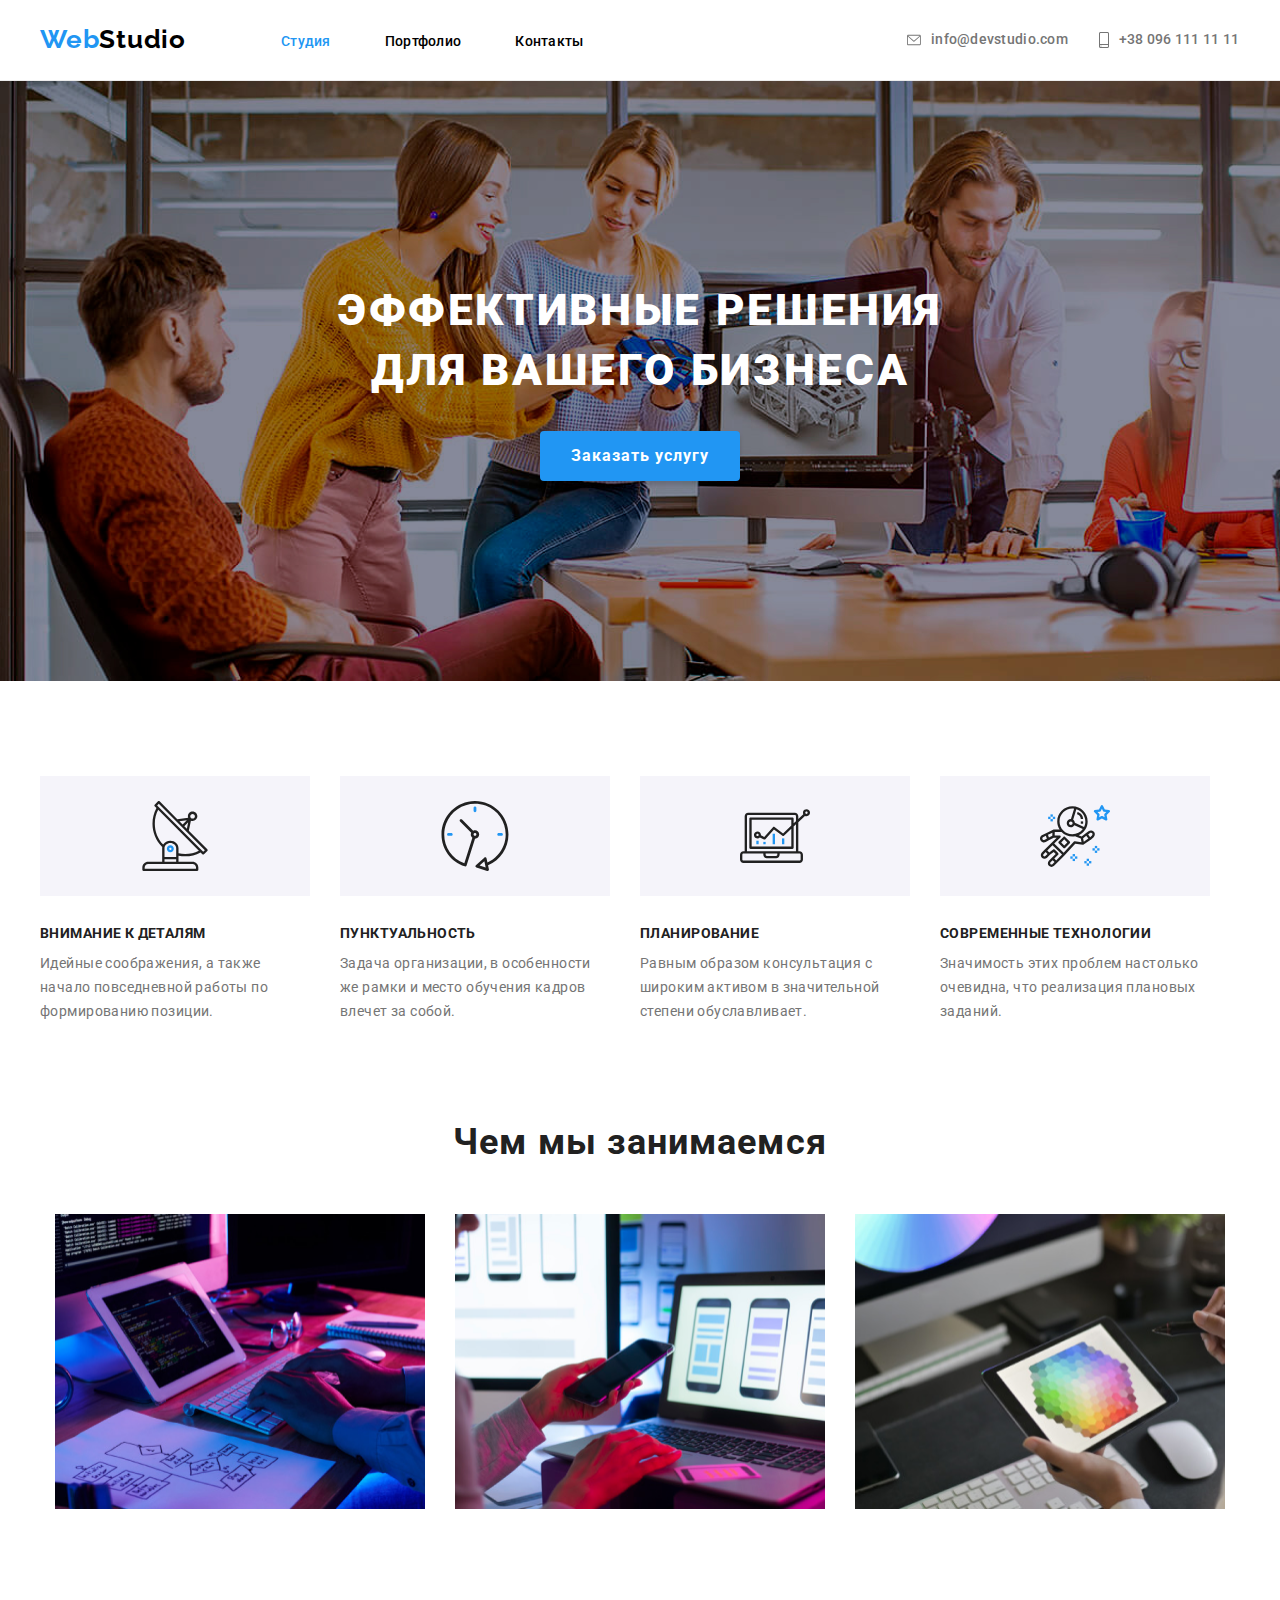
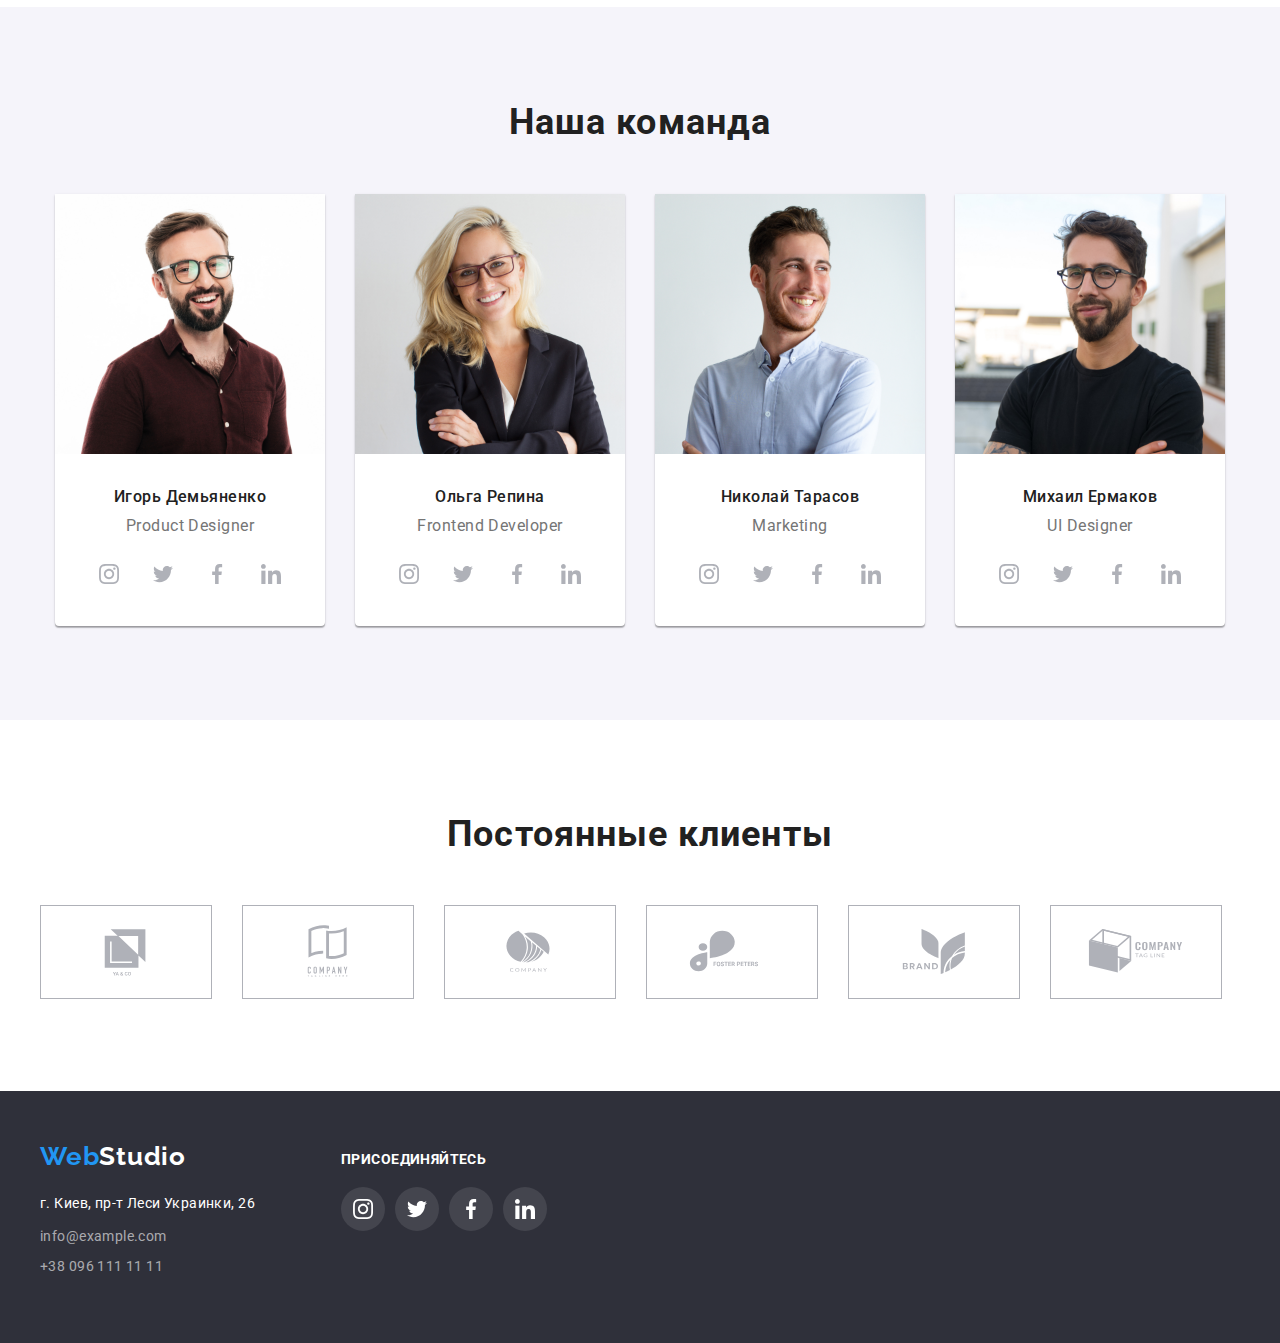
<file: index.html>
<!DOCTYPE html>
<html lang="ru">
  <head>
    <meta charset="UTF-8" />
    <meta http-equiv="X-UA-Compatible" content="IE=edge" />
    <meta name="viewport" content="width=device-width, initial-scale=1.0" />
    <link rel="stylesheet" href="css/styles.css" />
    <link
      rel="stylesheet"
      href="https://cdnjs.cloudflare.com/ajax/libs/modern-normalize/1.1.0/modern-normalize.min.css"
      integrity="sha512-wpPYUAdjBVSE4KJnH1VR1HeZfpl1ub8YT/NKx4PuQ5NmX2tKuGu6U/JRp5y+Y8XG2tV+wKQpNHVUX03MfMFn9Q=="
      crossorigin="anonymous"
      referrerpolicy="no-referrer"
    />
    <link rel="stylesheet" href="./css/styles.css" />
    <link rel="preconnect" href="https://fonts.googleapis.com" />
    <link rel="preconnect" href="https://fonts.gstatic.com" crossorigin />
    <link
      href="https://fonts.googleapis.com/css2?family=Montserrat:wght@400;700&family=Raleway:wght@700&family=Roboto:wght@400;500;700;900&display=swap"
      rel="stylesheet"
    />
    <title lang="en">WebStudio</title>
    <link
      rel="stylesheet"
      href="https://cdnjs.cloudflare.com/ajax/libs/modern-normalize/1.1.0/modern-normalize.min.css"
      integrity="sha512-wpPYUAdjBVSE4KJnH1VR1HeZfpl1ub8YT/NKx4PuQ5NmX2tKuGu6U/JRp5y+Y8XG2tV+wKQpNHVUX03MfMFn9Q=="
      crossorigin="anonymous"
      referrerpolicy="no-referrer"
    />
  </head>
  <body>
    <!-- Header -->
    <header class="header">
      <div class="container-head container">
        <nav class="nav">
          <a lang="en" class="logo" href="./index.html"
            ><span class="logo-styles">Web</span>Studio</a
          >
          <ul class="nav-menu">
            <li class="nav-link current"><a href="./index.html">Студия</a></li>
            <li class="nav-link"><a href="./portfolio.html">Портфолио</a></li>
            <li class="nav-link"><a href="">Контакты</a></li>
          </ul>
        </nav>
        <ul class="contacts">
          <li class="contact-link">
            <a lang="en" class="mail-styles" href="mailto:info@devstudio.com"
              ><svg class="mail-icon" width="16" height="12" ;>
                <use href="./images/symbol-defs.svg#icon-envelope"></use>
              </svg>
              info@devstudio.com</a
            >
          </li>
          <li class="contact-link">
            <a class="tel-styles" href="tel:+380961111111"
              ><svg class="tel-icon" width="10" height="16" ;>
                <use href="./images/symbol-defs.svg#icon-smartphone"></use></svg
              >+38 096 111 11 11</a
            >
          </li>
        </ul>
      </div>
    </header>
    <!-- Main -->
    <main class="main">
      <div class="main-container">
        <!-- Hero -->
        <section class="hero">
          <h1 class="hero-title">
            Эффективные решения <br />
            для вашего бизнеса
          </h1>
          <button class="btn hero-button" type="button">Заказать услугу</button>
        </section>
        <!-- Peculiarities -->
        <section class="peculiarities">
          <div class="peculiarities-container">
            <ul class="peculiarities-list">
              <li class="peculiarities-item">
                <div class="peculiarities-box-icon"><svg width="70" height="70" class="peculiarities-icon antenna-icon"><use href="./images/symbol-defs.svg#icon-antenna"></use></svg></div>
                <h3 class="peculiarities-title">Внимание к деталям</h3>
                <p class="peculiarities-text">
                  Идейные соображения, а также начало повседневной работы по
                  формированию позиции.
                </p>
              </li>
              <li class="peculiarities-item">
                <div class="peculiarities-box-icon"><svg width="70" height="70"  class="peculiarities-icon clock-icon"><use href="./images/symbol-defs.svg#icon-clock"></use></svg></div>
                <h3 class="peculiarities-title">Пунктуальность</h3>
                <p class="peculiarities-text">
                  Задача организации, в особенности же рамки и место обучения
                  кадров влечет за собой.
                </p>
              </li>
              <li class="peculiarities-item">
                <div class="peculiarities-box-icon"><svg width="70" height="70"  class="peculiarities-icon diagram-icon"><use href="./images/symbol-defs.svg#icon-diagram"></use></svg></div>
                <h3 class="peculiarities-title">Планирование</h3>
                <p class="peculiarities-text">
                  Равным образом консультация с широким активом в значительной
                  степени обуславливает.
                </p>
              </li>
              <li class="peculiarities-item">
                <div class="peculiarities-box-icon"><svg width="70" height="70"  class="peculiarities-icon astronaut-icon"><use href="./images/symbol-defs.svg#icon-astronaut"></use></svg></div>
                <h3 class="peculiarities-title">Современные технологии</h3>
                <p class="peculiarities-text">
                  Значимость этих проблем настолько очевидна, что реализация
                  плановых заданий.
                </p>
              </li>
            </ul>
          </div>
        </section>
        <!-- About us -->
        <div class="about">
          <h2 class="about-title">Чем мы занимаемся</h2>
          <ul class="about-list">
            <li class="about-item">
              <img
                src="./images/box1.png"
                alt="Веб разработка"
                width="370px"
                height="295px"
              />
            </li>
            <li class="about-item">
              <img
                src="./images/box2.png"
                alt="Мобильный дизайн"
                width="370px"
                height="295px"
              />
            </li>
            <li class="about-item">
              <img
                src="./images/box3.png"
                alt="Графический дизайн"
                width="370px"
                height="295px"
              />
            </li>
          </ul>
        </div>
        <!-- Our team -->
        <section class="our-team">
          <div class="container">
            <h2 class="our-team-title">Наша команда</h2>
            <ul class="team-list">
              <li class="team-card">
                <img
                  src="./images/img.jpg"
                  alt="Игорь Демьяненко"
                  width="270px"
                  height="260px"
                />
                <h3 class="card-title">Игорь Демьяненко</h3>
                <p class="card-text" lang="en">Product Designer</p>
                <ul class="card-soc-list">
                  <li class="card-soc-item">
                    <a class="card-soc-link" href=""
                      ><svg class="card-icon" width="20" height="20" ;>
                        <use
                          href="./images/symbol-defs.svg#icon-instagram"
                        ></use></svg
                    ></a>
                    
                  </li>
                  <li class="card-soc-item">
                      <a class="card-soc-link" href=""
                        ><svg class="card-icon" width="20" height="20" ;>
                          <use
                            href="./images/symbol-defs.svg#icon-twitter"
                          ></use></svg></a
                    ></a>
                  </li>
                  <li class="card-soc-item">
                      <a class="card-soc-link" href=""
                        ><svg class="card-icon" width="20" height="20" ;>
                          <use
                            href="./images/symbol-defs.svg#icon-facebook"
                          ></use></svg></a
                    ></a>
                  </li>
                  <li class="card-soc-item">
                      <a class="card-soc-link" href=""
                        ><svg class="card-icon" width="20" height="20" ;>
                          <use
                            href="./images/symbol-defs.svg#icon-linkedin"
                          ></use></svg></a
                    ></a>
                  </li>
                </ul>
              </li>
              <li class="team-card">
                <img
                  src="./images/img11.jpg"
                  alt="Ольга Репина"
                  width="270px"
                  height="260px"
                />
                <h3 class="card-title">Ольга Репина</h3>
                <p class="card-text" lang="en">Frontend Developer</p>
                <ul class="card-soc-list">
                  <li class="card-soc-item">
                    <a class="card-soc-link" href=""
                      ><svg class="card-icon" width="20" height="20" ;>
                        <use
                          href="./images/symbol-defs.svg#icon-instagram"
                        ></use></svg
                    ></a>
                    
                  </li>
                  <li class="card-soc-item">
                      <a class="card-soc-link" href=""
                        ><svg class="card-icon" width="20" height="20" ;>
                          <use
                            href="./images/symbol-defs.svg#icon-twitter"
                          ></use></svg></a
                    ></a>
                  </li>
                  <li class="card-soc-item">
                      <a class="card-soc-link" href=""
                        ><svg class="card-icon" width="20" height="20" ;>
                          <use
                            href="./images/symbol-defs.svg#icon-facebook"
                          ></use></svg></a
                    ></a>
                  </li>
                  <li class="card-soc-item">
                      <a class="card-soc-link" href=""
                        ><svg class="card-icon" width="20" height="20" ;>
                          <use
                            href="./images/symbol-defs.svg#icon-linkedin"
                          ></use></svg></a
                    ></a>
                  </li>
                </ul>
              </li>
              <li class="team-card">
                <img
                  src="./images/img22.jpg"
                  alt="Николай Тарасов"
                  width="270px"
                  height="260px"
                />
                <h3 class="card-title">Николай Тарасов</h3>
                <p class="card-text" lang="en">Marketing</p>
                <ul class="card-soc-list">
                  <li class="card-soc-item">
                    <a class="card-soc-link" href=""
                      ><svg class="card-icon" width="20" height="20" ;>
                        <use
                          href="./images/symbol-defs.svg#icon-instagram"
                        ></use></svg
                    ></a>
                    
                  </li>
                  <li class="card-soc-item">
                      <a class="card-soc-link" href=""
                        ><svg class="card-icon" width="20" height="20" ;>
                          <use
                            href="./images/symbol-defs.svg#icon-twitter"
                          ></use></svg></a
                    ></a>
                  </li>
                  <li class="card-soc-item">
                      <a class="card-soc-link" href=""
                        ><svg class="card-icon" width="20" height="20" ;>
                          <use
                            href="./images/symbol-defs.svg#icon-facebook"
                          ></use></svg></a
                    ></a>
                  </li>
                  <li class="card-soc-item">
                      <a class="card-soc-link" href=""
                        ><svg class="card-icon" width="20" height="20" ;>
                          <use
                            href="./images/symbol-defs.svg#icon-linkedin"
                          ></use></svg></a
                    ></a>
                  </li>
                </ul>
              </li>
              <li class="team-card">
                <img
                  src="./images/img33.jpg"
                  alt="Михаил Ермаков"
                  width="270px"
                  height="260px"
                />
                <h3 class="card-title">Михаил Ермаков</h3>
                <p class="card-text" lang="en">UI Designer</p>
                <ul class="card-soc-list">
                  <li class="card-soc-item">
                    <a class="card-soc-link" href=""
                      ><svg class="card-icon" width="20" height="20" ;>
                        <use
                          href="./images/symbol-defs.svg#icon-instagram"
                        ></use></svg
                    ></a>
                    
                  </li>
                  <li class="card-soc-item">
                      <a class="card-soc-link" href=""
                        ><svg class="card-icon" width="20" height="20" ;>
                          <use
                            href="./images/symbol-defs.svg#icon-twitter"
                          ></use></svg></a
                    ></a>
                  </li>
                  <li class="card-soc-item">
                      <a class="card-soc-link" href=""
                        ><svg class="card-icon" width="20" height="20" ;>
                          <use
                            href="./images/symbol-defs.svg#icon-facebook"
                          ></use></svg></a
                    ></a>
                  </li>
                  <li class="card-soc-item">
                      <a class="card-soc-link" href=""
                        ><svg class="card-icon" width="20" height="20" ;>
                          <use
                            href="./images/symbol-defs.svg#icon-linkedin"
                          ></use></svg></a
                    ></a>
                  </li>
                </ul>
              </li>
            </ul>
          </div>
        </section>
        <section class="regular">
          <div class="regular-container container">
          <h2 class="regular-title">Постоянные клиенты</h2>
          <ul class="regular-list">
            <li class="regular-item"><a class="regular-link" href=""><svg class="regular-icon" width="106" height="60"><use href="./images/symbol-defs.svg#icon-Logo"></use></svg></a></li>
            <li class="regular-item"><a class="regular-link" href=""><svg class="regular-icon" width="106" height="60"><use href="./images/symbol-defs.svg#icon-Logo-1"></use></svg></a></li>
            <li class="regular-item"><a class="regular-link" href=""><svg class="regular-icon" width="106" height="60"><use href="./images/symbol-defs.svg#icon-Logo-2"></use></svg></a></li>
            <li class="regular-item"><a class="regular-link" href=""><svg class="regular-icon" width="106" height="60"><use href="./images/symbol-defs.svg#icon-Logo-3"></use></svg></a></li>
            <li class="regular-item"><a class="regular-link" href=""><svg class="regular-icon" width="106" height="60"><use href="./images/symbol-defs.svg#icon-Logo-4"></use></svg></a></li>
            <li class="regular-item"><a class="regular-link" href=""><svg class="regular-icon" width="106" height="60"><use href="./images/symbol-defs.svg#icon-Logo-6"></use></svg></a></li>
          </ul>
          </div>
        </section>
      </div>
    </main>
    <!-- Footer -->
    <footer class="footer">
      <div class="footer-container container">
        <div class="footer-content">
          <a class="footer-logo" lang="en" href="index.html"
          ><span class="logo-styles">Web</span>Studio</a
        >
        <address class="address">
          <a href="https://goo.gl/maps/aNRmM5jgGCXuYNQ1A" class="footer-link"
            >г. Киев, пр-т Леси Украинки, 26</a
          >
          <ul class="footer-contacts">
            <a lang="en" class="footer-mail" href="mailto:info@example.com"
              >info@example.com</a
            >
            
            <a class="footer-tel" href="tel:+380961111111">+38 096 111 11 11</a>
          </ul>
        </address>
        </div>
      <div class="footer-social">
        <h3 class="footer-social-title">Присоединяйтесь</h3>
        <ul class="footer-soc-list">
                  <li class="card-soc-item footer-soc">
                    <a class="card-soc-link" href=""
                      ><svg class="card-icon" width="20" height="20" ;>
                        <use
                          href="./images/symbol-defs.svg#icon-instagram-white"
                        ></use></svg
                    ></a>
                    
                  </li>
                  <li class="card-soc-item footer-soc">
                      <a class="card-soc-link" href=""
                        ><svg class="card-icon" width="20" height="20" ;>
                          <use
                            href="./images/symbol-defs.svg#icon-twitter-white"
                          ></use></svg></a
                    ></a>
                  </li>
                  <li class="card-soc-item footer-soc">
                      <a class="card-soc-link" href=""
                        ><svg class="card-icon" width="20" height="20" ;>
                          <use
                            href="./images/symbol-defs.svg#icon-facebook-white"
                          ></use></svg></a
                    ></a>
                  </li>
                  <li class="card-soc-item footer-soc">
                      <a class="card-soc-link" href=""
                        ><svg class="card-icon" width="20" height="20" ;>
                          <use
                            href="./images/symbol-defs.svg#icon-linkedin-white"
                          ></use></svg></a
                    ></a>
                  </li>
                </ul>
      </div>
      </div>
    </footer>
  </body>
</html>
</file>
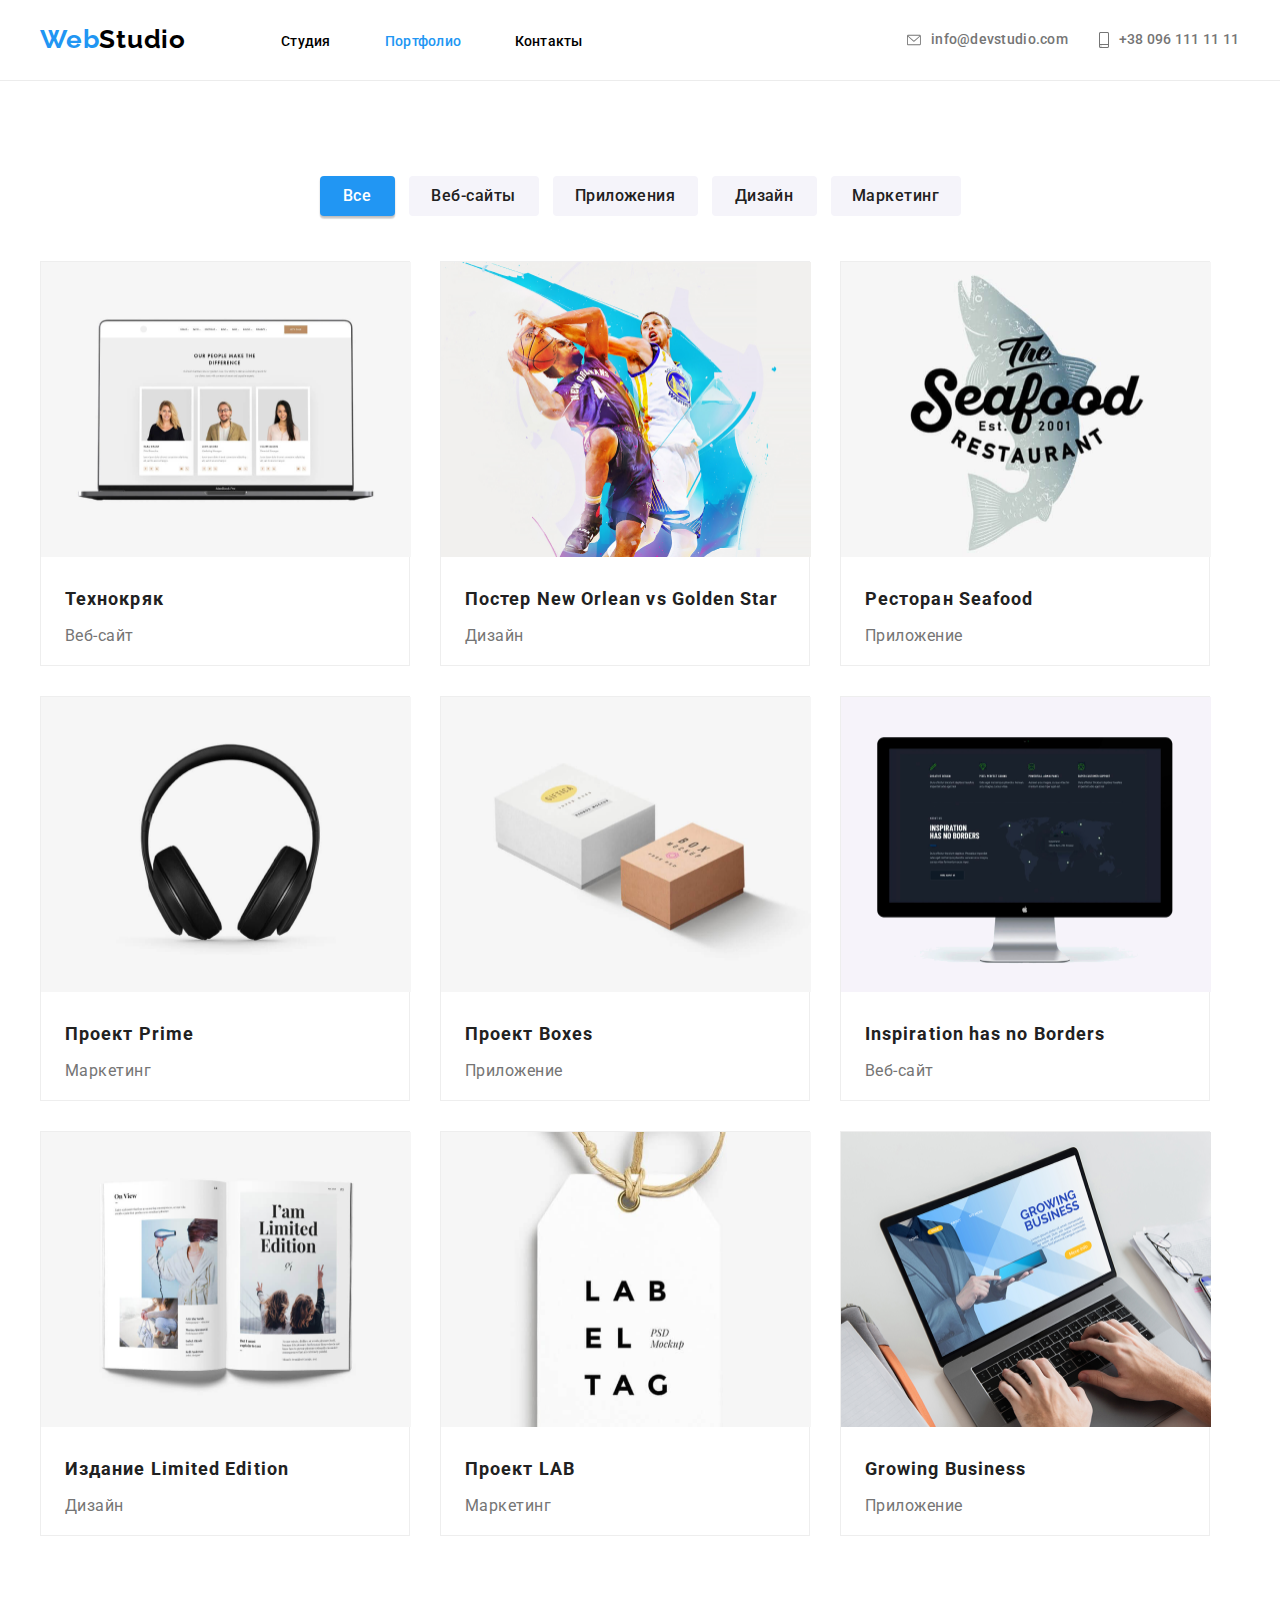
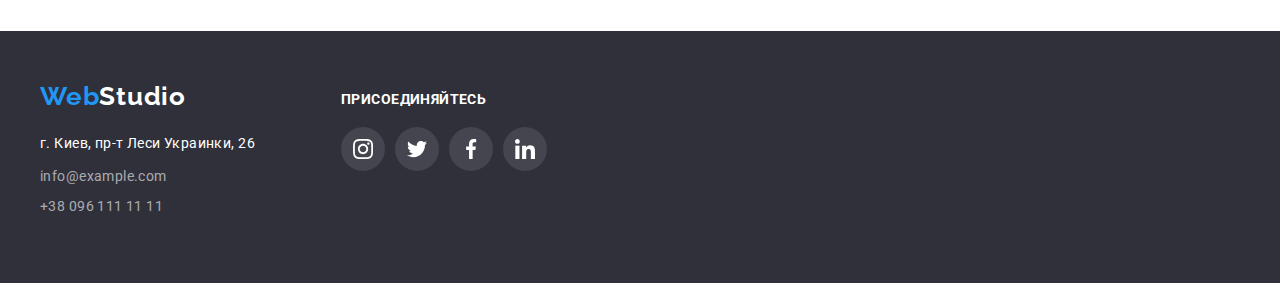
<file: portfolio.html>
<!DOCTYPE html>
<html lang="en">
  <head>
    <meta charset="UTF-8" />
    <meta http-equiv="X-UA-Compatible" content="IE=edge" />
    <meta name="viewport" content="width=device-width, initial-scale=1.0" />
    <link rel="stylesheet" href="/css/styles.css" />
    <link
      rel="stylesheet"
      href="https://cdnjs.cloudflare.com/ajax/libs/modern-normalize/1.1.0/modern-normalize.min.css"
      integrity="sha512-wpPYUAdjBVSE4KJnH1VR1HeZfpl1ub8YT/NKx4PuQ5NmX2tKuGu6U/JRp5y+Y8XG2tV+wKQpNHVUX03MfMFn9Q=="
      crossorigin="anonymous"
      referrerpolicy="no-referrer"
    />
    <link rel="stylesheet" href="./css/styles.css" />
    <link rel="preconnect" href="https://fonts.googleapis.com" />
    <link rel="preconnect" href="https://fonts.gstatic.com" crossorigin />
    <link
      href="https://fonts.googleapis.com/css2?family=Montserrat:wght@400;700&family=Raleway:wght@700&family=Roboto:wght@400;500;700;900&display=swap"
      rel="stylesheet"
    />
    <title>Portfolio</title>
  </head>
  <body>
    <!-- Header -->
    <header class="header">
      <div class="container-head portfolio-head container">
        <nav class="portfolio-nav">
          <a lang="en" class="logo" href="./index.html"
            ><span class="logo-styles">Web</span>Studio</a
          >
          <ul class="nav-menu">
            <li class="nav-link"><a href="./index.html">Студия</a></li>
            <li class="nav-link current">
              <a href="./portfolio.html">Портфолио</a>
            </li>
            <li class="nav-link"><a href="">Контакты</a></li>
          </ul>
        </nav>
        <ul class="contacts">
          <li class="contact-link">
            <a lang="en" class="mail-styles" href="mailto:info@devstudio.com"
              ><svg class="mail-icon" width="16" height="12" ;>
                <use href="./images/symbol-defs.svg#icon-envelope"></use></svg
              >info@devstudio.com</a
            >
          </li>
          <li class="contact-link">
            <a class="tel-styles" href="tel:+380961111111"
              ><svg class="tel-icon" width="10" height="16" ;>
                <use href="./images/symbol-defs.svg#icon-smartphone"></use></svg
              >+38 096 111 11 11</a
            >
          </li>
        </ul>
      </div>
    </header>
    <!-- Main -->
    <main>
      <section class="main-section-portfolio">
        <div class="container-main">
          <ul class="main-btn">
            <li class="mainbtn-item">
              <button type="button" class="mainbtn current-filter mainbtn-all">
                Все
              </button>
            </li>
            <li class="mainbtn-item">
              <button type="button" class="mainbtn mainbtn-websites">
                Веб-сайты
              </button>
            </li>
            <li class="mainbtn-item">
              <button type="button" class="mainbtn mainbtn-app">
                Приложения
              </button>
            </li>
            <li class="mainbtn-item">
              <button type="button" class="mainbtn mainbtn-design">
                Дизайн
              </button>
            </li>
            <li class="mainbtn-item">
              <button type="button" class="mainbtn mainbtn-marketing">
                Маркетинг
              </button>
            </li>
          </ul>
          <section class="cards">
            <div class="main-container">
              <div class="cards-container">
                <ul class="main-cards">
                  <li class="card">
                    <a href=""
                      ><img
                        class="card-pic"
                        width="370"
                        height="295"
                        src="./images/1.png"
                        alt="Веб-сайт технокряк"
                      />
                      <div class="text-card">
                        <h3 class="card-title-portfolio">Технокряк</h3>
                        <p class="card-text-portfolio">Веб-сайт</p>
                      </div>
                    </a>
                  </li>
                  <li class="card">
                    <a href=""
                      ><img
                        class="card-pic"
                        width="370"
                        height="295"
                        src="./images/img1.png"
                        alt="Постер New Orlean vs Golden Star"
                      />
                      <div class="text-card">
                        <h3 class="card-title-portfolio">
                          Постер
                          <span lang="en">New Orlean vs Golden Star</span>
                        </h3>
                        <p class="card-text-portfolio">Дизайн</p>
                      </div>
                    </a>
                  </li>
                  <li class="card">
                    <a href=""
                      ><img
                        class="card-pic"
                        width="370"
                        height="295"
                        src="./images/img2.png"
                        alt="Ресторан Seafood"
                      />
                      <div class="text-card">
                        <h3 class="card-title-portfolio">
                          Ресторан <span lang="en">Seafood</span>
                        </h3>
                        <p class="card-text-portfolio">Приложение</p>
                      </div>
                    </a>
                  </li>
                  <li class="card">
                    <a href=""
                      ><img
                        class="card-pic"
                        width="370"
                        height="295"
                        src="./images/img3.png"
                        alt="Проект Prime"
                      />
                      <div class="text-card">
                        <h3 class="card-title-portfolio">
                          Проект <span lang="en">Prime</span>
                        </h3>
                        <p class="card-text-portfolio">Маркетинг</p>
                      </div>
                    </a>
                  </li>
                  <li class="card">
                    <a href=""
                      ><img
                        class="card-pic"
                        width="370"
                        height="295"
                        src="./images/img4.png"
                        alt="Проект Boxes"
                      />
                      <div class="text-card">
                        <h3 class="card-title-portfolio">
                          Проект <span lang="en">Boxes</span>
                        </h3>
                        <p class="card-text-portfolio">Приложение</p>
                      </div>
                    </a>
                  </li>
                  <li class="card">
                    <a href=""
                      ><img
                        class="card-pic"
                        width="370"
                        height="295"
                        src="./images/img5.png"
                        alt="Веб-сайт Inspiration has no Borders"
                      />
                      <div class="text-card">
                        <h3 lang="en" class="card-title-portfolio">
                          Inspiration has no Borders
                        </h3>
                        <p lang="ru" class="card-text-portfolio">Веб-сайт</p>
                      </div>
                    </a>
                  </li>
                  <li class="card">
                    <a href=""
                      ><img
                        class="card-pic"
                        width="370"
                        height="295"
                        src="./images/img6.png"
                        alt="Книга Limited Edition"
                      />
                      <div class="text-card">
                        <h3 class="card-title-portfolio">
                          Издание <span lang="en">Limited Edition</span>
                        </h3>
                        <p class="card-text-portfolio">Дизайн</p>
                      </div>
                    </a>
                  </li>
                  <li class="card">
                    <a href=""
                      ><img
                        class="card-pic"
                        width="370"
                        height="295"
                        src="./images/img7.png"
                        alt="Проект LAB"
                      />
                      <div class="text-card">
                        <h3 class="card-title-portfolio">Проект LAB</h3>
                        <p class="card-text-portfolio">Маркетинг</p>
                      </div>
                    </a>
                  </li>
                  <li class="card">
                    <a href=""
                      ><img
                        class="card-pic"
                        width="370"
                        height="295"
                        src="./images/img8.png"
                        alt="Приложение Growing Business"
                      />
                      <div class="text-card">
                        <h3 lang="en" class="card-title-portfolio">
                          Growing Business
                        </h3>
                        <p class="card-text-portfolio">Приложение</p>
                      </div>
                    </a>
                  </li>
                </ul>
              </div>
            </div>
          </section>
        </div>
      </section>
    </main>
    <!-- Footer -->
    <footer class="footer">
      <div class="footer-container container">
        <div class="footer-content">
          <a class="footer-logo" lang="en" href="index.html"
          ><span class="logo-styles">Web</span>Studio</a
        >
        <address class="address">
          <a href="https://goo.gl/maps/aNRmM5jgGCXuYNQ1A" class="footer-link"
            >г. Киев, пр-т Леси Украинки, 26</a
          >
          <ul class="footer-contacts">
            <a lang="en" class="footer-mail" href="mailto:info@example.com"
              >info@example.com</a
            >
            
            <a class="footer-tel" href="tel:+380961111111">+38 096 111 11 11</a>
          </ul>
        </address>
        </div>
      <div class="footer-social">
        <h3 class="footer-social-title">Присоединяйтесь</h3>
        <ul class="footer-soc-list">
                  <li class="card-soc-item footer-soc">
                    <a class="card-soc-link" href=""
                      ><svg class="card-icon" width="20" height="20" ;>
                        <use
                          href="./images/symbol-defs.svg#icon-instagram-white"
                        ></use></svg
                    ></a>
                    
                  </li>
                  <li class="card-soc-item footer-soc">
                      <a class="card-soc-link" href=""
                        ><svg class="card-icon" width="20" height="20" ;>
                          <use
                            href="./images/symbol-defs.svg#icon-twitter-white"
                          ></use></svg></a
                    ></a>
                  </li>
                  <li class="card-soc-item footer-soc">
                      <a class="card-soc-link" href=""
                        ><svg class="card-icon" width="20" height="20" ;>
                          <use
                            href="./images/symbol-defs.svg#icon-facebook-white"
                          ></use></svg></a
                    ></a>
                  </li>
                  <li class="card-soc-item footer-soc">
                      <a class="card-soc-link" href=""
                        ><svg class="card-icon" width="20" height="20" ;>
                          <use
                            href="./images/symbol-defs.svg#icon-linkedin-white"
                          ></use></svg></a
                    ></a>
                  </li>
                </ul>
      </div>
      </div>
    </footer>
  </body>
</html>
</file>
<file: css/styles.css>
root {
  --text-color: #212121;
  --background-btn: #f5f4fa;
  --btncolor-hover: #2196f3;
  --btntext-hover: #ffffff;
}

body {
  font-family: "Roboto", sans-serif;
  margin: 0;
  padding: 0;
}
button {
  cursor: pointer;
}
ul {
  padding-inline-start: 0px;
  margin: 0px;
  padding: 0px;
}
a {
  color: inherit;
  text-decoration: none;
}
li {
  list-style-type: none;
}

/* ----------HEADER---------- */

.header {
  display: block;
  height: 80px;
  max-height: 80px;
  margin: 0 auto;
  border: 1px solid #ececec;
  border-left: none;
  border-right: none;
  border-top: none;
}
.container-head {
  display: flex;
  height: 80px;
}
.logo {
  color: #000000;
  font-family: "Raleway";
  font-style: normal;
  font-weight: 700;
  font-size: 26px;
  line-height: 1.19px;
  letter-spacing: 0.03em;
  margin-right: 95px;
}
.logo-styles {
  color: #2196f3;
}

.nav {
  display: flex;
  align-items: center;
  margin-right: auto;
}
.portfolio-nav {
  align-items: center;
  display: flex;
  margin-right: auto;
}

.nav-menu {
  align-items: center;
}
.nav-link {
  font-family: "Roboto";
  font-style: normal;
  font-weight: 500;
  font-size: 14px;
  line-height: 1.14;
  letter-spacing: 0.02em;
  display: inline;
  width: 50px;
}
.nav-link:not(:last-child) {
  margin-right: 50px;
}
.current {
  color: #2196f3;
}
.nav-link:hover,
.nav-link:focus {
  color: #2196f3;
}
.contacts {
  display: inline;
  display: flex;
  align-items: center;
}
.contact-link {
  height: 17px;
}
.contact-link:not(:last-child) {
  margin-right: 30px;
}
.contact-link > .tel-styles {
  justify-content: center;
  align-items: center;
}
.mail-styles {
  font-family: "Roboto";
  font-style: normal;
  font-weight: 500;
  font-size: 14px;
  line-height: 1.14;
  letter-spacing: 0.02em;
  width: 135px;
  color: #757575;
  align-items: center;
  height: 16px;
  width: 161px;
  display: flex;
  align-items: center;
  justify-content: center;
  display: flex;
}
.mail-styles:hover,
.mail-styles:focus {
  color: #2196f3;
}

.mail-icon {
  margin-right: 10px;
  fill: currentColor;
  display: flex;
  justify-items: center;
}

.tel-styles {
  font-family: "Roboto";
  font-style: normal;
  font-weight: 500;
  font-size: 14px;
  line-height: 1.14;
  letter-spacing: 0.02em;
  color: #757575;
  width: 142px;
  height: 16px;
  align-content: center;
  display: flex;
}
.tel-styles:hover,
.tel-styles:focus {
  color: #2196f3;
}
.tel-styles > .tel-icon {
}
.tel-icon {
  margin-right: 10px;
  fill: currentColor;
}

/* ----------MAIN---------- */

/* ----------HERO---------- */

.hero {
  height: 600px;
  background-image: url(../images/herobg.png);
}
.hero-title {
  padding-bottom: 30px;
  font-family: "Roboto";
  font-style: normal;
  font-weight: 900;
  font-size: 44px;
  line-height: 1.36;
  text-align: center;
  letter-spacing: 0.06em;
  text-transform: uppercase;
  padding-top: 200px;
  color: #ffffff;
  margin: 0;
}
.hero-button {
  width: 200px;
  height: 50px;
  background-color: #2196f3;
  color: #fff;
  font-family: "Roboto";
  font-style: normal;
  font-weight: 700;
  font-size: 16px;
  line-height: 1.88;
  align-items: center;
  text-align: center;
  letter-spacing: 0.06em;
  cursor: pointer;
  border: none;
  box-shadow: 0px 4px 4px rgba(0, 0, 0, 0.15);
  border-radius: 4px;
  margin-top: 30px;
  margin: 0 auto;
  display: block;
}

/* ----------PECULIARITIES---------- */

.peculiarities {
  padding: 95px 0;
  margin: 0 auto;
}
.peculiarities-container {
  width: 1200px;
  margin: 0 auto;
  box-sizing: border-box;
}
.peculiarities-list {
  display: flex;
}
.peculiarities-item {
  width: 270px;
  height: 251px;
}
.peculiarities-box-icon {
  width: 270px;
  height: 120px;
  background-color: #f5f4fa;
  margin-bottom: 30px;
  text-align: center;
  justify-content: center;
  display: flex;
}
.peculiarities-box-icon > .peculiarities-icon {
  margin: auto;
}
.peculiarities-item > img {
  margin-bottom: 30px;
}
.peculiarities-item:not(:last-child) {
  margin-right: 30px;
}
.peculiarities-title {
  font-family: "Roboto";
  font-weight: 700;
  font-size: 14px;
  line-height: 1.14;
  letter-spacing: 0.03em;
  text-transform: uppercase;
  color: #212121;
  margin: 0;
  margin-bottom: 10px;
}
.peculiarities-text {
  font-family: "Roboto";
  font-style: normal;
  font-weight: 400;
  font-size: 14px;
  line-height: 1.71;
  letter-spacing: 0.03em;
  color: #757575;
  margin: 0;
}

/* ----------ABOUT---------- */

.about {
  width: 1200px;
  height: 390px;
  margin: 0 auto;
  margin-bottom: 95px;
}
.about-title {
  font-family: "Roboto";
  font-style: normal;
  font-weight: 700;
  font-size: 36px;
  line-height: 1.16;
  text-align: center;
  letter-spacing: 0.03em;
  color: #212121;
  margin: 0;
  margin-bottom: 50px;
}
.about-list {
  display: flex;
  justify-content: center;
}
.about-item:not(:last-child) {
  margin-right: 30px;
}

/* ----------TEAM---------- */

.our-team {
  background: #f5f4fa;
  padding-bottom: 94px;
  padding-top: 95px;
}
.container {
  width: 1200px;
  padding-left: 15px;
  padding-right: 15px;
  margin: 0 auto;
}
.our-team-title {
  font-family: "Roboto";
  font-style: normal;
  font-weight: 700;
  font-size: 36px;
  line-height: 1.16;
  text-align: center;
  letter-spacing: 0.03em;
  color: #212121;
  margin: 0;
  margin-bottom: 50px;
}
.team-list {
  display: flex;
  margin-top: 50px;
  margin: 0 auto;
  justify-content: center;
}
.team-card {
  box-shadow: 0px 1px 3px rgba(0, 0, 0, 0.12), 0px 1px 1px rgba(0, 0, 0, 0.14),
    0px 2px 1px rgba(0, 0, 0, 0.2);
  border-radius: 0px 0px 4px 4px;
  background-color: #fff;
}
.team-card:not(:last-child) {
  margin-right: 30px;
}
.card-text-container {
  padding: 30px 70px;
  height: 108px;
}
.card-title {
  padding-top: 30px;
  margin: 0;
  margin-bottom: 10px;
  font-family: "Roboto";
  font-style: normal;
  font-weight: 500;
  font-size: 16px;
  line-height: 1.18;
  text-align: center;
  letter-spacing: 0.03em;
  color: #212121;
}
.card-text {
  font-family: "Roboto";
  font-style: normal;
  font-weight: 400;
  font-size: 16px;
  line-height: 1.18;
  text-align: center;
  letter-spacing: 0.03em;
  color: #757575;
  margin: 0;
  padding-bottom: 16px;
}

.card-soc-list {
  display: flex;
  justify-content: center;
  margin-bottom: 30px;
}
.card-soc-item {
  width: 44px;
  height: 44px;
}
.footer-soc {
}
.card-soc-item:not(:last-child) {
  margin-right: 10px;
}
.card-soc-link {
  width: 100%;
  height: 100%;
  border-radius: 50%;
  display: flex;
  justify-content: center;
  align-items: center;
  background: rgba(255, 255, 255, 0.1);
}
.card-soc-link:hover,
.card-soc-link:focus {
  background-color: #2196f3;
}
.card-soc-link:hover > .card-icon,
.card-soc-link:focus > .card-icon {
  fill: #fff;
}
.card-icon {
  fill: #afb1b8;
}

/* --------------------------------------------REGULAR-------------------------- */

.regular {
}
.regular-container {
  padding: 94px 0;
}
.regular-title {
  font-family: "Roboto";
  font-style: normal;
  font-weight: 700;
  font-size: 36px;
  line-height: 1.16;
  text-align: center;
  letter-spacing: 0.03em;
  color: #212121;
  margin: 0;
  margin-bottom: 50px;
}
.regular-list {
  display: flex;
  height: 92px;
}
.regular-item {
  width: 170px;
  height: 92px;
  margin: 0 auto;
  border: 1px solid #afb1b8;
  margin: 0;
}
.regular-item:hover,
.regular-item:focus {
  border: 1px solid #2196f3;
}
.regular-item:hover {
  fill: #2196f3;
}
.regular-link:hover > .regular-icon,
.regular-link:focus > .regular-icon {
  fill: #2196f3;
}
.regular-link {
  width: 100%;
  height: 100%;
  display: flex;
  justify-content: center;
  align-items: center;
}
.regular-item:not(:last-child) {
  margin-right: 30px;
}
.regular-icon {
  display: flex;
  justify-content: center;
  align-items: center;
  fill: #afb1b8;
}

/* ----------FOOTER---------- */

.footer {
  background: #2f303a;
  height: 252px;
}
.footer-container {
  height: 252px;
  display: flex;
}
.footer-content {
  height: 132px;
  width: 231px;
  margin-right: 70px;
  padding-top: 50px;
}
.footer-contacts {
  padding-bottom: 60px;
}
.footer-logo {
  display: block;
  font-family: "Raleway";
  font-style: normal;
  font-weight: 700;
  font-size: 26px;
  line-height: 1.19;
  letter-spacing: 0.03em;
  margin-bottom: 20px;
  color: #ffffff;
  width: 145px;
  height: 31px;
}
.address {
  width: 231px;
  height: 81px;
}
.footer-link {
  display: block;
  font-family: "Roboto";
  font-style: normal;
  font-weight: 400;
  font-size: 14px;
  line-height: 1.71;
  letter-spacing: 0.03em;
  color: #ffffff;
  margin-bottom: 9px;
}
.footer-mail {
  display: block;
  font-family: "Roboto";
  font-style: normal;
  font-weight: 400;
  font-size: 14px;
  line-height: 1.71;
  letter-spacing: 0.03em;
  color: rgba(255, 255, 255, 0.6);
  width: 231px;
  height: 21px;
  margin-bottom: 9px;
}
.footer-mail:hover,
.footer-mail:focus {
  color: #2196f3;
}
.footer-tel {
  display: block;
  font-family: "Roboto";
  font-style: normal;
  font-weight: 400;
  font-size: 14px;
  line-height: 1.71;
  letter-spacing: 0.03em;
  color: rgba(255, 255, 255, 0.6);
  width: 231px;
  height: 21px;
}
.footer-tel:hover,
.footer-tel:focus {
  color: #2196f3;
}
.footer-social {
  padding-top: 60px;
  width: 206px;
  height: 80px;
}
.footer-social-title {
  margin: 0;
  margin-bottom: 20px;
  font-family: "Roboto";
  font-style: normal;
  font-weight: 700;
  font-size: 14px;
  line-height: 16px;
  letter-spacing: 0.03em;
  text-transform: uppercase;
  color: #fff;
}
.footer-soc-list {
  display: flex;
  justify-content: center;
}

/* ----------PORTFOLIO STYLES---------- */

/* ----------HEADER---------- */

/* ----------MAIN---------- */

.main-section-portfolio {
  padding-bottom: 95px;
}
.container-main {
  width: 1200px;
  padding: 0 15px;
  margin: 0 auto;
}
.main-btn {
  height: 55px;
  margin-top: 95px;
  margin-bottom: 30p;
  text-align: center;
  margin-bottom: 30px;
}
.mainbtn-item {
  display: inline;
}
.mainbtn-item:not(:last-child) {
  margin-right: 10px;
}
.mainbtn {
  background: #f5f4fa;
  border-radius: 4px;
  font-family: "Roboto";
  font-style: normal;
  font-weight: 500;
  font-size: 16px;
  line-height: 1.62;
  text-align: center;
  letter-spacing: 0.03em;
  border: none;
  color: #212121;
  cursor: pointer;
  width: 130px;
  height: 40px;
}
.mainbtn:hover,
.mainbtn:focus {
  color: #ffffff;
  background: #2196f3;
  box-shadow: 0px 3px 1px rgba(0, 0, 0, 0.1), 0px 1px 2px rgba(0, 0, 0, 0.08),
    0px 2px 2px rgba(0, 0, 0, 0.12);
  border-radius: 4px;
}
.current-filter {
  color: #ffffff;
  background: #2196f3;
  box-shadow: 0px 3px 1px rgba(0, 0, 0, 0.1), 0px 1px 2px rgba(0, 0, 0, 0.08),
    0px 2px 2px rgba(0, 0, 0, 0.12);
  border-radius: 4px;
}
.mainbtn-all {
  width: 75px;
}
.mainbtn-websites {
  width: 130px;
}
.mainbtn-app {
  width: 145px;
}
.mainbtn-design {
  width: 105px;
}
.mainbtn-marketing {
  width: 130px;
}
.cards {
  margin: 0 auto;
}

.main-cards {
  display: flex;
  flex-wrap: wrap;
  margin: 0;
}
.card {
  display: inline-block;
  width: 370px;
  height: 405px;
  box-sizing: border-box;
  border: 1px solid #eeeeee;
  margin-bottom: 30px;
  margin-right: 30px;
}
.card:nth-child(3n) {
  margin-right: 0px;
}
.card:nth-child(n + 6) {
  margin-bottom: 0;
}
.card:last-child {
  margin: 0;
}
.card:hover {
  box-shadow: 0px 1px 1px rgba(0, 0, 0, 0.12), 0px 4px 4px rgba(0, 0, 0, 0.06),
    1px 4px 6px rgba(0, 0, 0, 0.16);
}
.text-card {
  width: 322px;
  height: 70px;
  padding: 20px 24px;
}
.card-title-portfolio {
  font-family: "Roboto";
  font-style: normal;
  font-weight: 700;
  font-size: 18px;
  line-height: 2;
  letter-spacing: 0.06em;
  color: #212121;
  text-align: left;
  margin: 0;
  margin-bottom: 4px;
  width: 322px;
}
.card-text-portfolio {
  font-family: "Roboto";
  font-style: normal;
  font-weight: 400;
  font-size: 16px;
  line-height: 1.88;
  letter-spacing: 0.03em;
  color: #757575;
  text-align: left;
  margin: 0;
}

/* ----------FOOTER---------- */

.portfolio-footer {
  background: #2f303a;
}
.container-footer {
  height: 255px;
}
</file>
